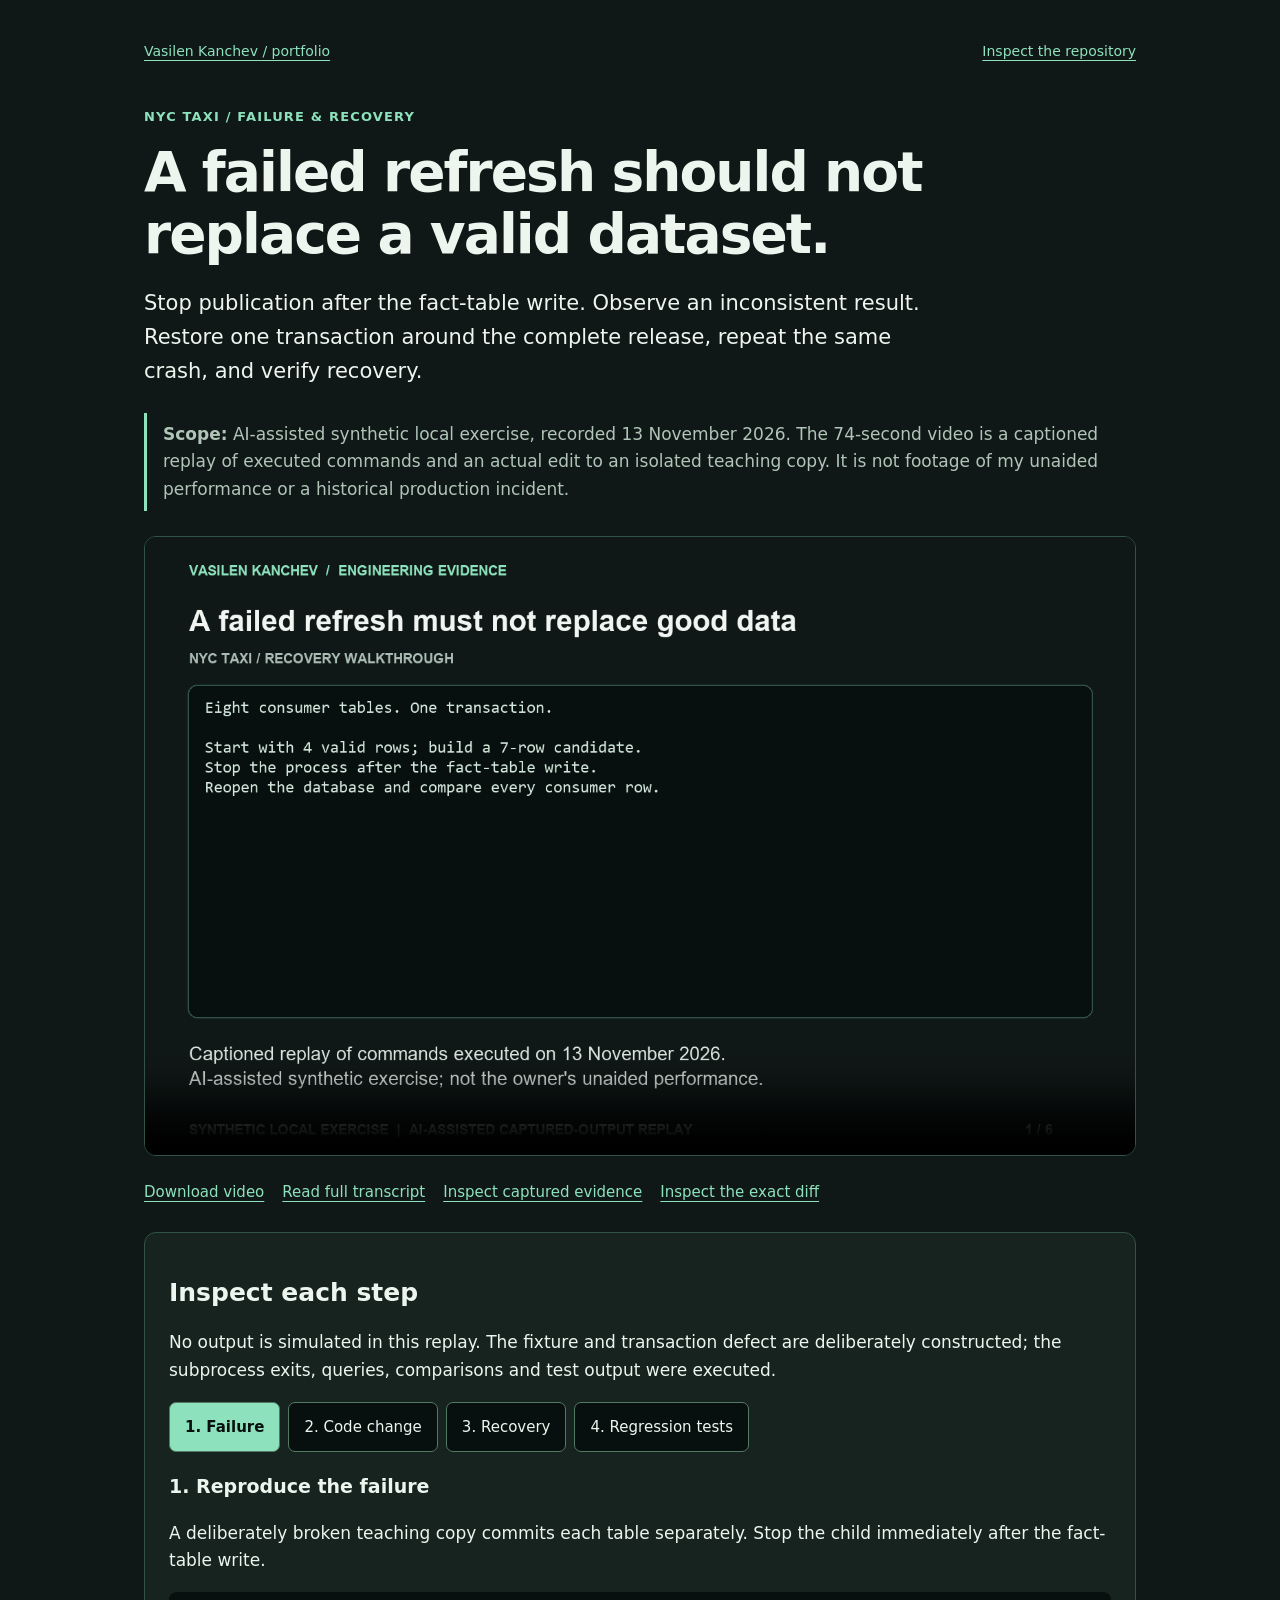
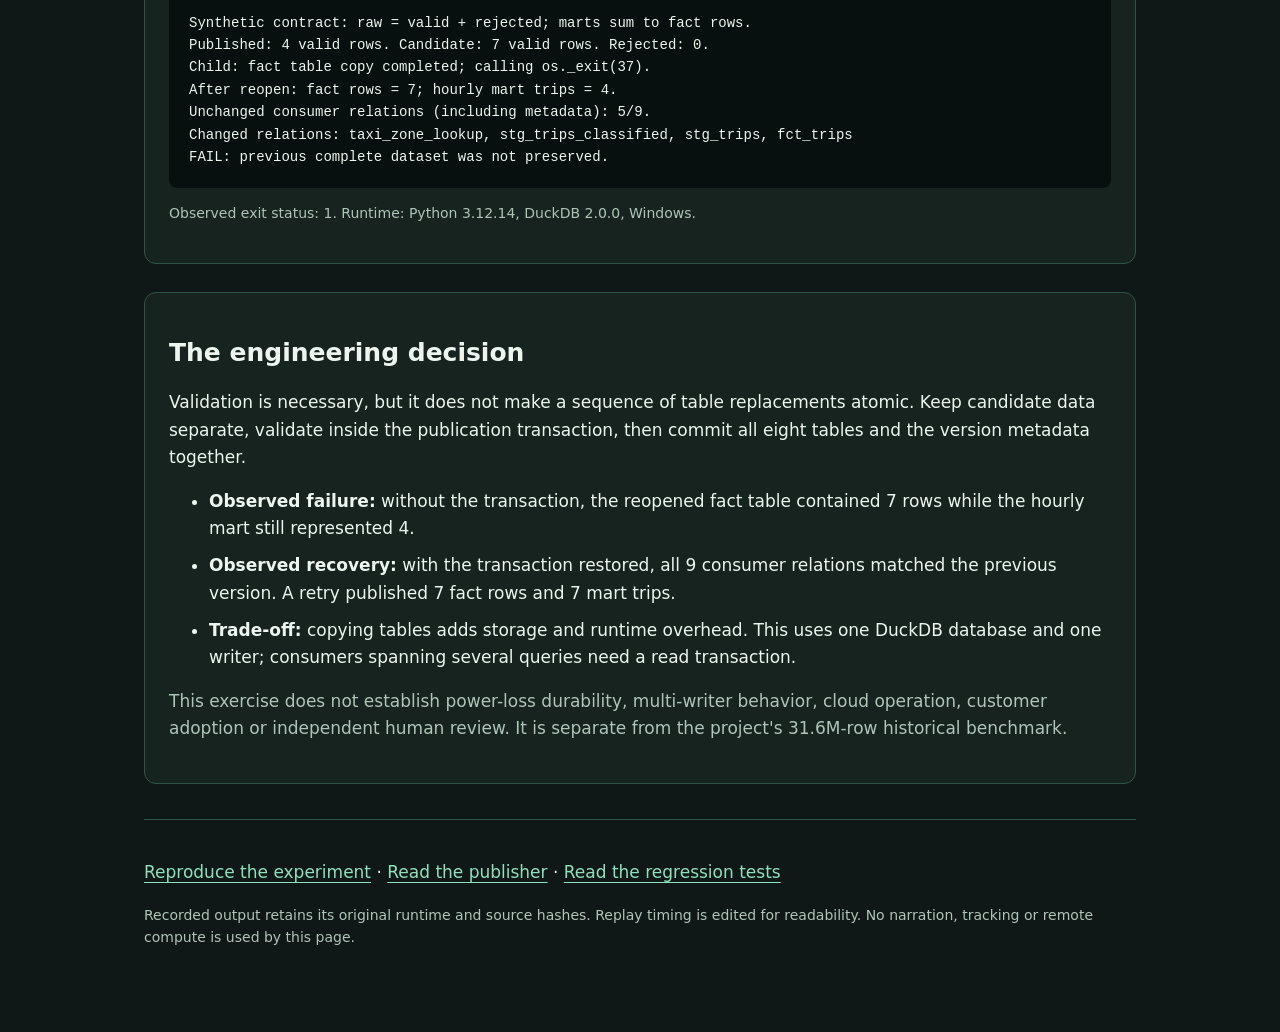
<file: docs/demo/index.html>
<!doctype html>
<html lang="en"><head><meta charset="utf-8"><meta name="viewport" content="width=device-width,initial-scale=1">
<title>NYC Taxi: a failed refresh, a repaired transaction, a verified recovery</title>
<meta name="description" content="A 74-second captioned replay of a real synthetic crash experiment: reproduce partial publication, restore the transaction, verify recovery.">
<meta property="og:title" content="NYC Taxi: keep the last good dataset">
<meta property="og:description" content="Watch the failure, inspect the code change, and verify recovery. AI-assisted synthetic exercise with downloadable evidence.">
<meta property="og:image" content="https://vasilendata.github.io/demos/nyc-recovery/poster.png">
<style>
:root{color-scheme:dark;--bg:#101817;--panel:#16231e;--text:#edf5ef;--muted:#b0c4b8;--accent:#8de2bd}*{box-sizing:border-box}body{margin:0;background:var(--bg);color:var(--text);font:17px/1.6 system-ui,sans-serif}main{max-width:1040px;margin:auto;padding:40px 24px 70px}a{color:var(--accent);text-underline-offset:4px}nav{display:flex;justify-content:space-between;gap:15px;flex-wrap:wrap;font-size:14px}.eyebrow{color:var(--accent);font-weight:700;letter-spacing:.09em;font-size:13px;margin-top:45px}h1{font-size:clamp(32px,5vw,55px);line-height:1.12;letter-spacing:-.035em;margin:14px 0 22px;max-width:870px}.lead{font-size:21px;max-width:810px}.scope{color:var(--muted);border-left:3px solid var(--accent);padding:8px 16px;margin:25px 0}video{width:100%;border:1px solid #315347;border-radius:12px;background:#07100e}.links{display:flex;gap:18px;flex-wrap:wrap;font-size:15px}.panel{background:var(--panel);border:1px solid #315347;border-radius:12px;padding:24px;margin-top:28px}.steps{display:flex;gap:8px;flex-wrap:wrap;margin:18px 0}button{background:#07100e;color:var(--text);border:1px solid #547963;border-radius:7px;padding:12px 15px;font:inherit;font-size:15px;cursor:pointer}button[aria-pressed=true]{background:var(--accent);color:#07100e;font-weight:700}button:focus-visible,a:focus-visible{outline:3px solid #fff;outline-offset:4px}pre{white-space:pre-wrap;overflow-wrap:anywhere;font:14px/1.6 ui-monospace,monospace;background:#07100e;border-radius:8px;padding:20px}h2{font-size:25px;line-height:1.25}h3{font-size:19px}li{margin-bottom:10px}.muted{color:var(--muted)}.small{font-size:14px}footer{border-top:1px solid #315347;margin-top:35px;padding-top:22px}noscript{display:block;padding:15px;border:1px solid #aaa}
</style></head><body><main>
<nav><a href="https://vasilendata.github.io/">Vasilen Kanchev / portfolio</a><a href="https://github.com/VasilenData/nyc-taxi-data-platform">Inspect the repository</a></nav>
<p class="eyebrow">NYC TAXI / FAILURE &amp; RECOVERY</p>
<h1>A failed refresh should not replace a valid dataset.</h1>
<p class="lead">Stop publication after the fact-table write. Observe an inconsistent result. Restore one transaction around the complete release, repeat the same crash, and verify recovery.</p>
<p class="scope"><strong>Scope:</strong> AI-assisted synthetic local exercise, recorded 13 November 2026. The 74-second video is a captioned replay of executed commands and an actual edit to an isolated teaching copy. It is not footage of my unaided performance or a historical production incident.</p>
<video controls preload="metadata" poster="poster.png" aria-label="Captioned NYC Taxi failure and recovery walkthrough"><source src="recovery-walkthrough.mp4" type="video/mp4"><track kind="captions" src="captions.vtt" srclang="en" label="English" default>Your browser does not support embedded video. Use the download link below.</video>
<p class="links"><a href="recovery-walkthrough.mp4" download>Download video</a><a href="run-2026-11-13/transcript.txt">Read full transcript</a><a href="run-2026-11-13/evidence.json">Inspect captured evidence</a><a href="run-2026-11-13/repair.diff">Inspect the exact diff</a></p>
<section class="panel" aria-labelledby="inspect"><h2 id="inspect">Inspect each step</h2><p>No output is simulated in this replay. The fixture and transaction defect are deliberately constructed; the subprocess exits, queries, comparisons and test output were executed.</p><div class="steps" role="group" aria-label="Walkthrough steps"><button type="button" data-step="0" aria-pressed="true">1. Failure</button><button type="button" data-step="1" aria-pressed="false">2. Code change</button><button type="button" data-step="2" aria-pressed="false">3. Recovery</button><button type="button" data-step="3" aria-pressed="false">4. Regression tests</button></div><div aria-live="polite"><h3 id="step-title"></h3><p id="step-caption"></p><pre id="step-output"></pre><p id="step-status" class="small muted"></p></div><noscript>JavaScript is optional. The video, transcript, source diff and evidence JSON remain available above.</noscript></section>
<section class="panel"><h2>The engineering decision</h2><p>Validation is necessary, but it does not make a sequence of table replacements atomic. Keep candidate data separate, validate inside the publication transaction, then commit all eight tables and the version metadata together.</p><ul><li><strong>Observed failure:</strong> without the transaction, the reopened fact table contained 7 rows while the hourly mart still represented 4.</li><li><strong>Observed recovery:</strong> with the transaction restored, all 9 consumer relations matched the previous version. A retry published 7 fact rows and 7 mart trips.</li><li><strong>Trade-off:</strong> copying tables adds storage and runtime overhead. This uses one DuckDB database and one writer; consumers spanning several queries need a read transaction.</li></ul><p class="muted">This exercise does not establish power-loss durability, multi-writer behavior, cloud operation, customer adoption or independent human review. It is separate from the project's 31.6M-row historical benchmark.</p></section>
<footer><p><a href="https://github.com/VasilenData/nyc-taxi-data-platform/blob/main/docs/RECOVERY_WALKTHROUGH.md">Reproduce the experiment</a> · <a href="https://github.com/VasilenData/nyc-taxi-data-platform/blob/main/taxi_platform/publication.py">Read the publisher</a> · <a href="https://github.com/VasilenData/nyc-taxi-data-platform/blob/main/tests/test_publication.py">Read the regression tests</a></p><p class="small muted">Recorded output retains its original runtime and source hashes. Replay timing is edited for readability. No narration, tracking or remote compute is used by this page.</p></footer>
</main><script src="replay-data.js"></script><script>
const data=window.RECOVERY_EVIDENCE;
function showStep(index){const step=data.steps[index];document.querySelector('#step-title').textContent=step.title;document.querySelector('#step-caption').textContent=step.caption;document.querySelector('#step-output').textContent=step.output;document.querySelector('#step-status').textContent=`Observed exit status: ${step.exit_code}. Runtime: Python ${data.runtime.python}, DuckDB ${data.runtime.duckdb}, ${data.runtime.platform}.`;document.querySelectorAll('[data-step]').forEach(button=>button.setAttribute('aria-pressed',String(Number(button.dataset.step)===index)));}
document.querySelectorAll('[data-step]').forEach(button=>button.addEventListener('click',()=>showStep(Number(button.dataset.step))));showStep(0);
</script></body></html>
</file>
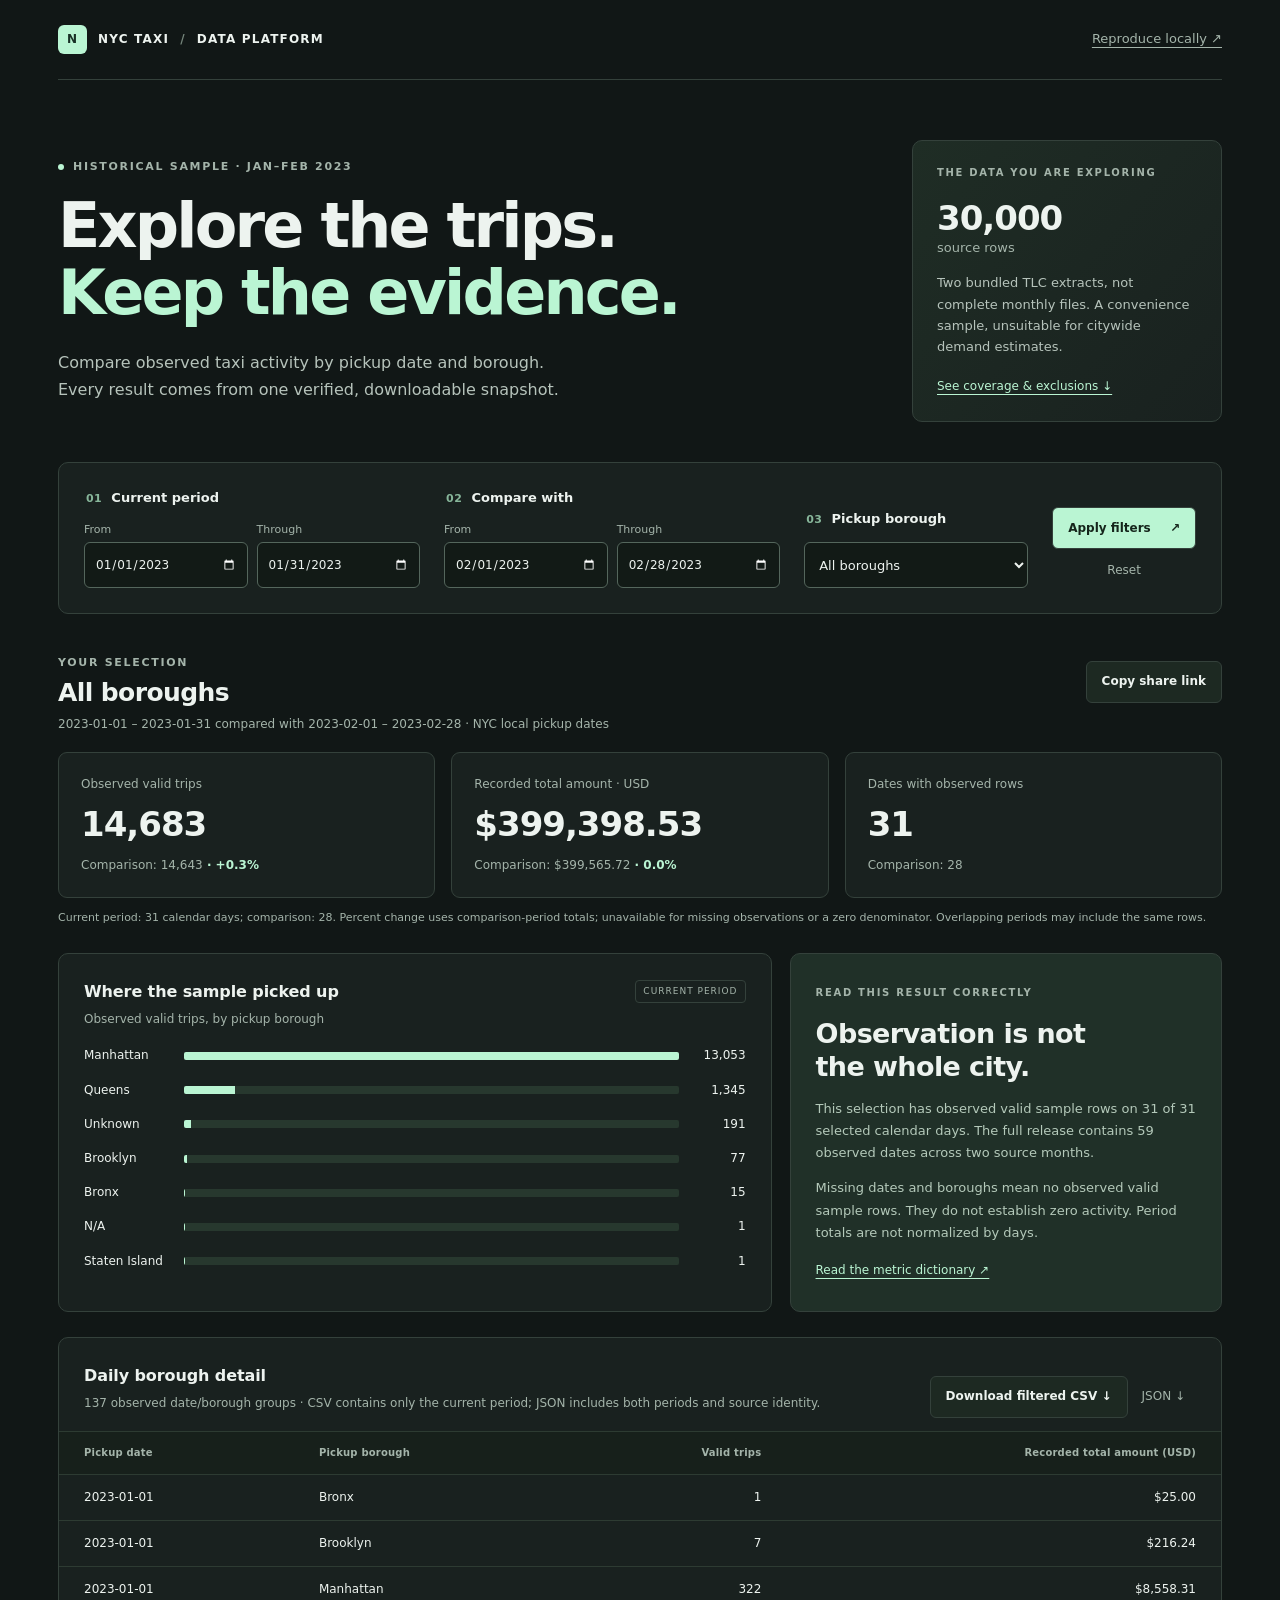
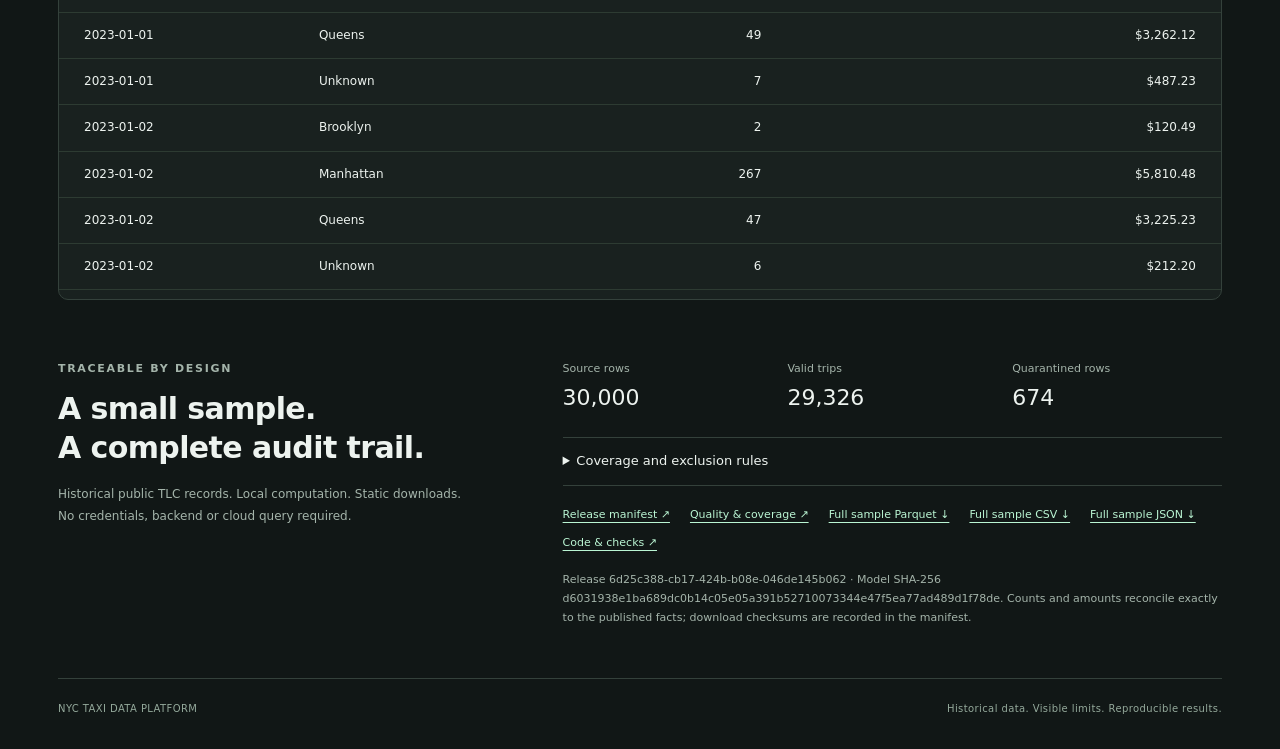
<file: docs/explorer/index.html>
<!doctype html>
<html lang="en">
<head>
  <meta charset="utf-8"><meta name="viewport" content="width=device-width,initial-scale=1">
  <meta name="description" content="Explore a verified historical NYC taxi sample by date and borough. Compare periods and download exactly the rows you see.">
  <title>NYC Taxi · Sample explorer</title><link rel="stylesheet" href="style.css">
</head>
<body>
<a class="skip" href="#results">Skip to results</a>
<div class="shell">
  <header><a class="brand" href="https://github.com/VasilenData/nyc-taxi-data-platform"><span class="brand-mark" aria-hidden="true">N</span> NYC TAXI <span class="brand-separator">/</span> DATA PLATFORM</a><a class="quiet" href="https://github.com/VasilenData/nyc-taxi-data-platform/blob/main/docs/ANALYST_GUIDE.md">Reproduce locally ↗</a></header>
  <main>
    <section class="intro"><div><p class="eyebrow"><span class="dot"></span> HISTORICAL SAMPLE · JAN–FEB 2023</p><h1>Explore the trips.<br><span>Keep the evidence.</span></h1><p class="lead">Compare observed taxi activity by pickup date and borough.<br class="desktop"> Every result comes from one verified, downloadable snapshot.</p></div><aside class="scope-card"><span class="small-label">THE DATA YOU ARE EXPLORING</span><strong>30,000 <span>source rows</span></strong><p>Two bundled TLC extracts, not complete monthly files. A convenience sample, unsuitable for citywide demand estimates.</p><a href="#evidence">See coverage &amp; exclusions ↓</a></aside></section>
    <div id="loading" class="notice" role="status">Loading and verifying the sample release…</div>
    <div id="error" class="notice error" role="alert" hidden></div>
    <form id="filters" class="filters" aria-label="Explore sample" hidden>
      <fieldset><legend>01 <span>Current period</span></legend><div class="date-pair"><label>From<input required type="date" name="start" value="2023-01-01"></label><label>Through<input required type="date" name="end" value="2023-01-31"></label></div></fieldset>
      <fieldset><legend>02 <span>Compare with</span></legend><div class="date-pair"><label>From<input required type="date" name="compareStart" value="2023-02-01"></label><label>Through<input required type="date" name="compareEnd" value="2023-02-28"></label></div></fieldset>
      <fieldset class="borough-field"><legend>03 <span>Pickup borough</span></legend><label class="sr-only" for="borough">Pickup borough</label><select id="borough" name="borough"></select></fieldset>
      <div class="actions"><button class="primary" type="submit">Apply filters <span aria-hidden="true">↗</span></button><button id="reset" type="button" class="text-button">Reset</button></div>
    </form>
    <section id="results" tabindex="-1" hidden>
      <div class="section-heading"><div><p class="eyebrow">YOUR SELECTION</p><h2 id="selection-title"></h2></div><button id="share" class="secondary" type="button">Copy share link</button></div>
      <div id="share-panel" class="share-panel" hidden><label for="share-url">Share this exact selection</label><input id="share-url" type="url" readonly aria-describedby="share-hint"><span id="share-hint" class="footnote">Copy this URL to keep the dates, comparison, borough and release identity.</span></div>
      <p id="period-caption" class="muted"></p>
      <div id="summary" class="summary" aria-live="polite"></div>
      <p id="comparison-note" class="footnote"></p>
      <div class="analysis-grid"><section class="panel"><div class="panel-title"><h3>Where the sample picked up</h3><span class="chip">CURRENT PERIOD</span></div><p class="muted">Observed valid trips, by pickup borough</p><div id="bars"></div></section><section class="panel insight"><span class="small-label">READ THIS RESULT CORRECTLY</span><h3>Observation is not<br>the whole city.</h3><p id="coverage-note"></p><p>Missing dates and boroughs mean no observed valid sample rows. They do not establish zero activity. Period totals are not normalized by days.</p><a href="data/metric-dictionary.json">Read the metric dictionary ↗</a></section></div>
      <section class="panel table-panel"><div class="panel-title"><div><h3>Daily borough detail</h3><p class="muted" id="table-caption"></p></div><div class="downloads"><button id="csv" class="secondary" type="button">Download filtered CSV ↓</button><button id="json" class="text-button" type="button">JSON ↓</button></div></div><div class="table-scroll" tabindex="0" aria-label="Daily borough results"><table><caption class="sr-only">Current period observed daily-borough rows</caption><thead><tr><th scope="col">Pickup date</th><th scope="col">Pickup borough</th><th scope="col" class="numeric">Valid trips</th><th scope="col" class="numeric">Recorded total amount (USD)</th></tr></thead><tbody id="rows"></tbody></table></div><p id="empty" class="notice" hidden>No observed sample rows in this selection. Try January 1 or February 1, 2023, or another borough. This is missing coverage, not measured zero demand.</p></section>
    </section>
    <section id="evidence" class="evidence"><div><p class="eyebrow">TRACEABLE BY DESIGN</p><h2>A small sample.<br>A complete audit trail.</h2><p class="muted">Historical public TLC records. Local computation. Static downloads.<br>No credentials, backend or cloud query required.</p></div><div class="evidence-details"><dl id="quality"></dl><details><summary>Coverage and exclusion rules</summary><p id="scope-description"></p><p>Pickups use the source’s NYC local civil time. Source-month duplicates are quarantined by trip identity. Invalid timestamps, durations, distances, fares, zones and nonfinite values are excluded; the first failing rule is recorded. Unknown and EWR lookup categories are retained when valid.</p><p>Recorded total amount is sum(total_amount), including recorded fare, taxes, tolls, tips and other components. It is not net earnings. This explorer does not filter the separate weekday/hour mart.</p></details><div class="evidence-links"><a href="data/manifest.json">Release manifest ↗</a><a href="data/quality-coverage.json">Quality &amp; coverage ↗</a><a href="data/daily-borough.parquet">Full sample Parquet ↓</a><a href="data/daily-borough.csv">Full sample CSV ↓</a><a href="data/data.json">Full sample JSON ↓</a><a href="https://github.com/VasilenData/nyc-taxi-data-platform">Code &amp; checks ↗</a></div><p class="footnote" id="release"></p></div></section>
  </main>
  <footer><span>NYC TAXI DATA PLATFORM</span><span>Historical data. Visible limits. Reproducible results.</span></footer>
</div>
<script type="module" src="app.mjs"></script>
</body></html>
</file>
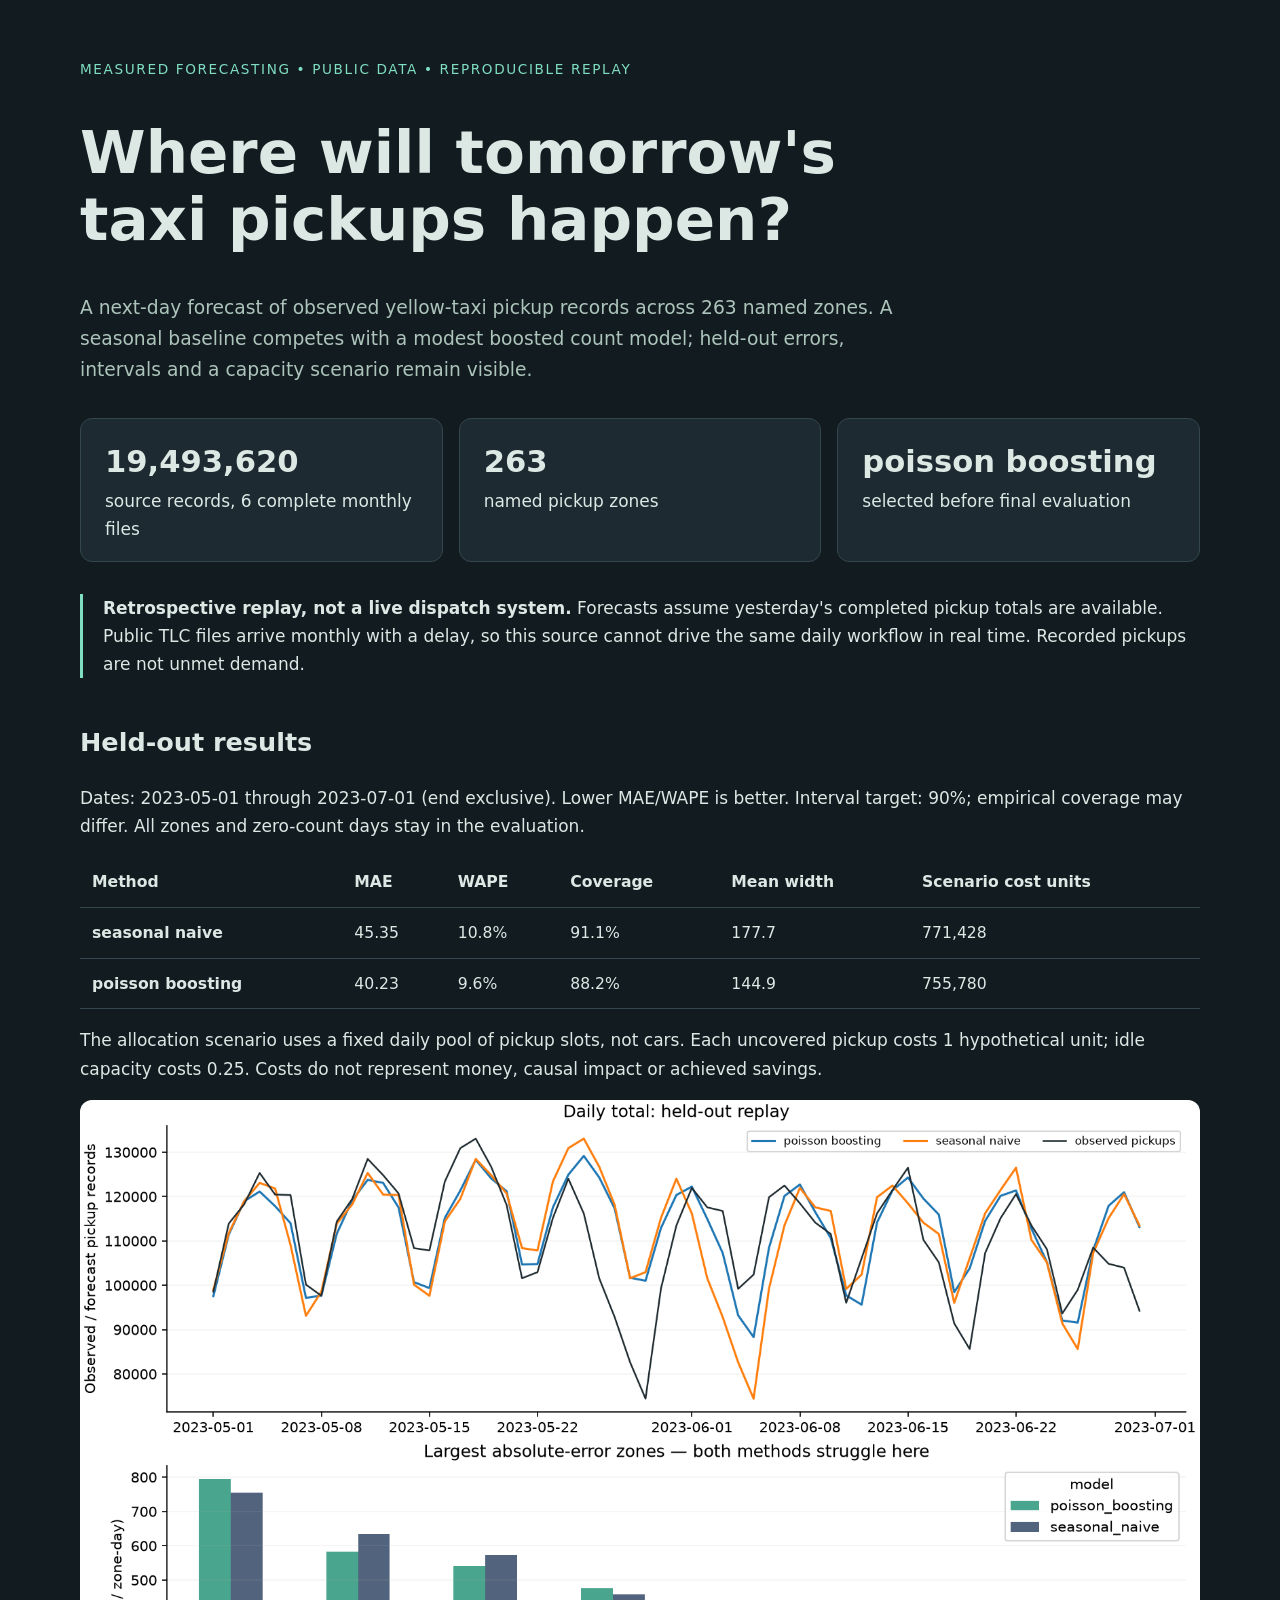
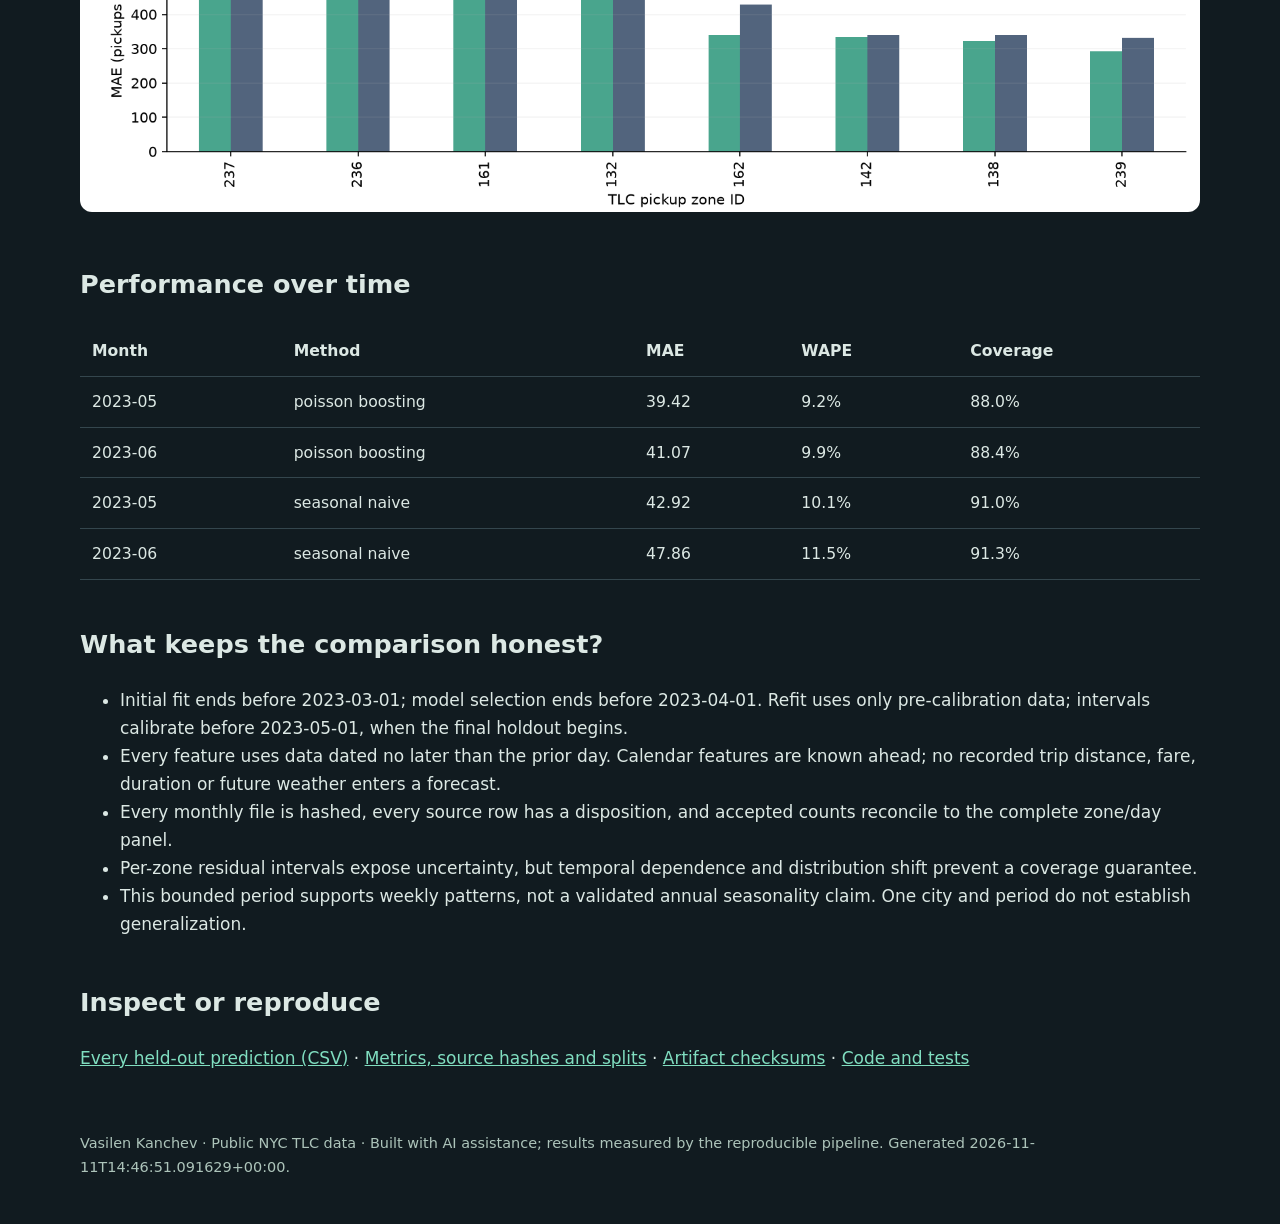
<file: docs/forecast/index.html>
<!doctype html><html lang="en"><meta charset="utf-8"><meta name="viewport" content="width=device-width,initial-scale=1">
<title>NYC pickup forecasting · Vasilen Kanchev</title><style>
:root{font:17px/1.65 system-ui,sans-serif;color:#dce8e4;background:#111b20}body{max-width:1120px;margin:0 auto;padding:44px 24px}
a{color:#80dec0}h1{font-size:clamp(2rem,5vw,3.5rem);line-height:1.12;max-width:850px}h2{margin-top:2.5rem}.eyebrow{color:#80dec0;letter-spacing:.12em;text-transform:uppercase;font-size:.8rem}
.intro{max-width:850px;color:#adc4ba;font-size:1.1rem}.cards{display:grid;grid-template-columns:repeat(auto-fit,minmax(200px,1fr));gap:16px;margin:32px 0}.card{padding:18px 24px;background:#1d2a31;border:1px solid #34464d;border-radius:12px}.number{display:block;font-size:1.8rem;font-weight:650}
table{border-collapse:collapse;width:100%;font-size:.92rem}td,th{text-align:left;padding:12px;border-bottom:1px solid #34464d}.table-wrap{overflow:auto}img{width:100%;border-radius:12px;background:white}.note{border-left:3px solid #80dec0;padding-left:20px}footer{margin-top:60px;color:#adc4ba;font-size:.85rem}</style>
<p class="eyebrow">Measured forecasting • public data • reproducible replay</p><h1>Where will tomorrow's taxi pickups happen?</h1>
<p class="intro">A next-day forecast of observed yellow-taxi pickup records across 263 named zones. A seasonal baseline competes with a modest boosted count model; held-out errors, intervals and a capacity scenario remain visible.</p>
<div class="cards"><div class="card"><span class="number">19,493,620</span>source records, 6 complete monthly files</div><div class="card"><span class="number">263</span>named pickup zones</div><div class="card"><span class="number">poisson boosting</span>selected before final evaluation</div></div>
<p class="note"><strong>Retrospective replay, not a live dispatch system.</strong> Forecasts assume yesterday's completed pickup totals are available. Public TLC files arrive monthly with a delay, so this source cannot drive the same daily workflow in real time. Recorded pickups are not unmet demand.</p>
<h2>Held-out results</h2><p>Dates: 2023-05-01 through 2023-07-01 (end exclusive). Lower MAE/WAPE is better. Interval target: 90%; empirical coverage may differ. All zones and zero-count days stay in the evaluation.</p>
<div class="table-wrap"><table><thead><tr><th>Method</th><th>MAE</th><th>WAPE</th><th>Coverage</th><th>Mean width</th><th>Scenario cost units</th></tr></thead><tbody><tr><th>seasonal naive</th><td>45.35</td><td>10.8%</td><td>91.1%</td><td>177.7</td><td>771,428</td></tr><tr><th>poisson boosting</th><td>40.23</td><td>9.6%</td><td>88.2%</td><td>144.9</td><td>755,780</td></tr></tbody></table></div>
<p>The allocation scenario uses a fixed daily pool of pickup slots, not cars. Each uncovered pickup costs 1 hypothetical unit; idle capacity costs 0.25. Costs do not represent money, causal impact or achieved savings.</p>
<img src="forecast.png" alt="Daily observed versus forecast pickup totals and errors in the hardest zones">
<h2>Performance over time</h2><div class="table-wrap"><table><thead><tr><th>Month</th><th>Method</th><th>MAE</th><th>WAPE</th><th>Coverage</th></tr></thead><tbody><tr><td>2023-05</td><td>poisson boosting</td><td>39.42</td><td>9.2%</td><td>88.0%</td></tr><tr><td>2023-06</td><td>poisson boosting</td><td>41.07</td><td>9.9%</td><td>88.4%</td></tr><tr><td>2023-05</td><td>seasonal naive</td><td>42.92</td><td>10.1%</td><td>91.0%</td></tr><tr><td>2023-06</td><td>seasonal naive</td><td>47.86</td><td>11.5%</td><td>91.3%</td></tr></tbody></table></div>
<h2>What keeps the comparison honest?</h2><ul><li>Initial fit ends before 2023-03-01; model selection ends before 2023-04-01. Refit uses only pre-calibration data; intervals calibrate before 2023-05-01, when the final holdout begins.</li><li>Every feature uses data dated no later than the prior day. Calendar features are known ahead; no recorded trip distance, fare, duration or future weather enters a forecast.</li><li>Every monthly file is hashed, every source row has a disposition, and accepted counts reconcile to the complete zone/day panel.</li><li>Per-zone residual intervals expose uncertainty, but temporal dependence and distribution shift prevent a coverage guarantee.</li><li>This bounded period supports weekly patterns, not a validated annual seasonality claim. One city and period do not establish generalization.</li></ul>
<h2>Inspect or reproduce</h2><p><a href="predictions.csv">Every held-out prediction (CSV)</a> · <a href="report.json">Metrics, source hashes and splits</a> · <a href="manifest.json">Artifact checksums</a> · <a href="https://github.com/VasilenData/nyc-taxi-data-platform/tree/main/taxi_forecast">Code and tests</a></p>
<footer>Vasilen Kanchev · Public NYC TLC data · Built with AI assistance; results measured by the reproducible pipeline. Generated 2026-11-11T14:46:51.091629+00:00.</footer></html>
</file>
<file: docs/explorer/style.css>
:root{color-scheme:dark;--bg:#111716;--panel:#19211f;--line:#34413b;--text:#edf3ef;--muted:#a4b4aa;--mint:#baf5d3}*{box-sizing:border-box}body{margin:0;background:var(--bg);color:var(--text);font:15px/1.6 system-ui,-apple-system,BlinkMacSystemFont,"Segoe UI",sans-serif}a{color:var(--mint);text-underline-offset:4px}button,input,select{font:inherit}button,a,input,select,summary{touch-action:manipulation}button{cursor:pointer}button:disabled{opacity:.45;cursor:not-allowed}:focus-visible{outline:3px solid var(--mint);outline-offset:4px}input,select{min-height:46px;border:1px solid #54665c;border-radius:6px;padding:9px 10px;color:var(--text);background:#121a16;min-width:0;width:100%}.shell{max-width:1240px;margin:auto;padding:0 38px}header{display:flex;justify-content:space-between;gap:20px;align-items:center;padding:25px 0;border-bottom:1px solid var(--line)}.brand{font-size:12px;font-weight:650;letter-spacing:1.2px;color:var(--text);text-decoration:none;display:flex;align-items:center;gap:11px}.brand-mark{display:grid;place-items:center;background:var(--mint);color:#183025;border-radius:6px;width:29px;height:29px;font-weight:850}.brand-separator{color:#75857b}.quiet{color:var(--muted);font-size:13px}.intro{display:grid;grid-template-columns:1fr 310px;gap:70px;align-items:center;padding:60px 0 40px}.eyebrow,.small-label{font-size:11px;letter-spacing:1.7px;font-weight:700;color:var(--muted);margin:0 0 17px}.eyebrow{display:flex;align-items:center;gap:9px}.dot{display:inline-block;width:6px;height:6px;border-radius:50%;background:var(--mint)}h1{font-size:clamp(38px,5.1vw,62px);line-height:1.08;letter-spacing:-2.8px;font-weight:560;margin:0 0 22px}h1 span{color:var(--mint)}.lead{color:#b6c3bb;font-size:16px;line-height:1.7;margin:0}.scope-card{border:1px solid var(--line);padding:24px;background:linear-gradient(130deg,#1f2d25,#19211f);border-radius:10px}.scope-card .small-label{font-size:10px;display:block;margin:0 0 15px}.scope-card strong{font-size:34px;letter-spacing:-1px;line-height:1.3;display:block}.scope-card strong span{display:block;color:var(--muted);font-size:13px;letter-spacing:0;font-weight:500}.scope-card p{color:#b6c3bb;font-size:13px;line-height:1.65;margin:15px 0}.scope-card a{font-size:12px}.filters{display:grid;grid-template-columns:1.2fr 1.2fr .8fr auto;gap:24px;padding:25px;background:var(--panel);border:1px solid var(--line);border-radius:10px;align-items:end}.filters fieldset{margin:0;padding:0;border:0;min-width:0}legend{font-size:11px;color:#87b69a;font-weight:650;margin-bottom:12px;letter-spacing:.4px}legend span{font-size:13px;color:var(--text);margin-left:5px;letter-spacing:0}.date-pair{display:grid;grid-template-columns:1fr 1fr;gap:9px}label{font-size:11px;color:var(--muted)}label input{display:block;font-size:12px;margin-top:4px}select{font-size:13px}.actions{display:flex;flex-direction:column;align-items:center;gap:3px}.primary,.secondary{border:1px solid var(--line);border-radius:6px;padding:10px 15px;font-size:12px;font-weight:650;white-space:nowrap;min-height:42px}.primary{background:var(--mint);color:#15251b}.primary span{margin-left:15px}.secondary{background:#1d2922;color:var(--text)}.text-button{border:0;background:none;padding:7px 11px;color:var(--muted);font-size:12px;min-height:36px}.primary:hover{background:#d6ffe6}.secondary:hover{border-color:var(--mint)}.section-heading{display:flex;align-items:center;justify-content:space-between;gap:20px;margin:40px 0 0}.section-heading .eyebrow{margin:0 0 5px}h2{font-size:25px;line-height:1.3;letter-spacing:-.6px;font-weight:560;margin:0}.muted{font-size:12px;color:var(--muted);margin:6px 0 17px}.summary{display:grid;grid-template-columns:1fr 1fr 1fr;gap:16px}.metric{border:1px solid var(--line);border-radius:9px;padding:22px;background:var(--panel)}.metric-label{font-size:12px;color:var(--muted);margin:0 0 11px}.metric-value{font-size:34px;letter-spacing:-1px;line-height:1.15;font-weight:560;margin:0 0 12px}.metric-value.missing{font-size:25px}.metric-compare{font-size:12px;color:var(--muted);margin:0}.metric-compare strong{font-weight:600;color:var(--mint)}.footnote{font-size:11px;color:var(--muted);line-height:1.7;overflow-wrap:anywhere}.analysis-grid{display:grid;grid-template-columns:1.65fr 1fr;gap:18px;margin:25px 0}.panel{background:var(--panel);border:1px solid var(--line);border-radius:10px;padding:25px}.panel-title{display:flex;gap:15px;justify-content:space-between;align-items:center}.panel h3{font-size:16px;font-weight:550;letter-spacing:-.1px;margin:0}.chip{font-size:9px;letter-spacing:1px;border:1px solid var(--line);border-radius:4px;padding:3px 7px;color:var(--muted);white-space:nowrap}.bar-row{display:grid;grid-template-columns:88px 1fr 55px;gap:12px;align-items:center;margin:15px 0;font-size:12px}.bar-track{height:8px;background:#27382e;border-radius:2px;overflow:hidden}.bar-fill{height:100%;background:var(--mint);min-width:1px}.bar-number{text-align:right;font-variant-numeric:tabular-nums}.insight{background:#203028}.insight .small-label{font-size:10px}.insight h3{font-size:27px;line-height:1.25;letter-spacing:-.6px;margin:14px 0}.insight p{font-size:13px;color:#b4c9ba;line-height:1.7}.insight a{font-size:12px}.table-panel{padding:25px 0 8px}.table-panel .panel-title{padding:0 25px}.table-panel .muted{margin-bottom:17px}.downloads{display:flex;align-items:center;gap:3px}.table-scroll{overflow:auto}table{border-collapse:collapse;width:100%;font-size:12px;white-space:nowrap}th,td{padding:13px 25px;text-align:left;border-top:1px solid #2d3b32;font-variant-numeric:tabular-nums}th{font-size:10px;font-weight:550;letter-spacing:.2px;color:var(--muted);background:#17201b}.numeric{text-align:right}tbody tr:hover{background:#213126}.evidence{display:grid;grid-template-columns:1fr 1.5fr;gap:65px;padding:60px 0 40px}.evidence h2{font-size:30px}.evidence .eyebrow{margin-bottom:12px}.evidence .muted{line-height:1.8;margin-top:17px}.evidence-details dl{display:grid;grid-template-columns:1fr 1fr 1fr;gap:15px;margin:0 0 22px}.evidence-details dt{font-size:11px;color:var(--muted)}.evidence-details dd{margin:3px 0 0;font-size:22px}details{border-top:1px solid var(--line);border-bottom:1px solid var(--line);padding:13px 0}summary{cursor:pointer;color:var(--text);font-size:13px}details p{font-size:12px;color:var(--muted)}.evidence-links{display:flex;flex-wrap:wrap;gap:10px 20px;margin:20px 0;font-size:11px}footer{display:flex;justify-content:space-between;gap:20px;padding:22px 0 32px;color:#94a99b;font-size:10px;border-top:1px solid var(--line);letter-spacing:.4px}.notice{padding:17px 22px;border:1px solid var(--line);border-radius:6px;margin:18px 0;background:#1d2922;font-size:13px}.error{border-color:#e8b8a1;color:#ffe0d1;background:#332a24}.skip{position:absolute;top:-100px;left:16px;padding:12px;background:var(--bg);z-index:10}.skip:focus{top:10px}.sr-only{position:absolute;width:1px;height:1px;padding:0;margin:-1px;overflow:hidden;clip:rect(0,0,0,0);white-space:nowrap;border:0}[hidden]{display:none!important}#empty{margin:12px 25px}#results:focus{outline:none}@media(max-width:1100px){.shell{padding:0 24px}.filters{grid-template-columns:1fr 1fr;gap:19px}.actions{flex-direction:row;justify-content:flex-end}.intro{gap:35px}.summary .metric-value{font-size:29px}}@media(max-width:720px){.shell{padding:0 18px}header{padding:19px 0}.brand{font-size:9px;letter-spacing:.5px;gap:7px}.quiet{font-size:11px}.intro{grid-template-columns:1fr;gap:25px;padding:35px 0 28px}h1{letter-spacing:-1.7px;font-size:44px}.lead{font-size:14px}.scope-card{padding:18px}.scope-card strong{font-size:28px}.scope-card strong span{display:inline;margin-left:8px}.scope-card p{margin:10px 0}.filters{padding:18px;gap:18px 14px}.filters fieldset:first-child,.filters fieldset:nth-child(2){grid-column:1/-1}.actions{flex-direction:column;justify-content:end;gap:0}.date-pair input{font-size:14px}.section-heading{margin-top:30px}h2{font-size:22px}.summary{grid-template-columns:1fr;gap:10px}.metric{padding:18px}.metric-value{display:inline-block;margin-right:14px}.metric-compare{display:inline-block}.metric-label{margin-bottom:8px}.analysis-grid,.evidence{grid-template-columns:1fr;gap:16px}.panel{padding:20px}.table-panel{padding:20px 0 8px}.table-panel .panel-title{padding:0 20px;display:block}.downloads{margin-bottom:15px}.table-panel th,.table-panel td{padding:12px 20px}.evidence{padding:42px 0 25px;gap:23px}.evidence h2{font-size:27px}.evidence-details dl{gap:12px}.evidence-details dd{font-size:21px}.desktop{display:none}footer{font-size:9px;flex-direction:column;gap:5px}.panel-title .chip{font-size:8px}.bar-row{grid-template-columns:80px 1fr 48px}}
.table-scroll{max-height:460px}thead th{position:sticky;top:0;z-index:1}.share-panel{margin:16px 0;padding:15px 18px;border:1px solid var(--line);border-radius:7px}.share-panel input{font-size:12px;margin-top:5px}.share-panel label{display:block}.share-panel .footnote{display:block;margin-top:6px}
</file>
